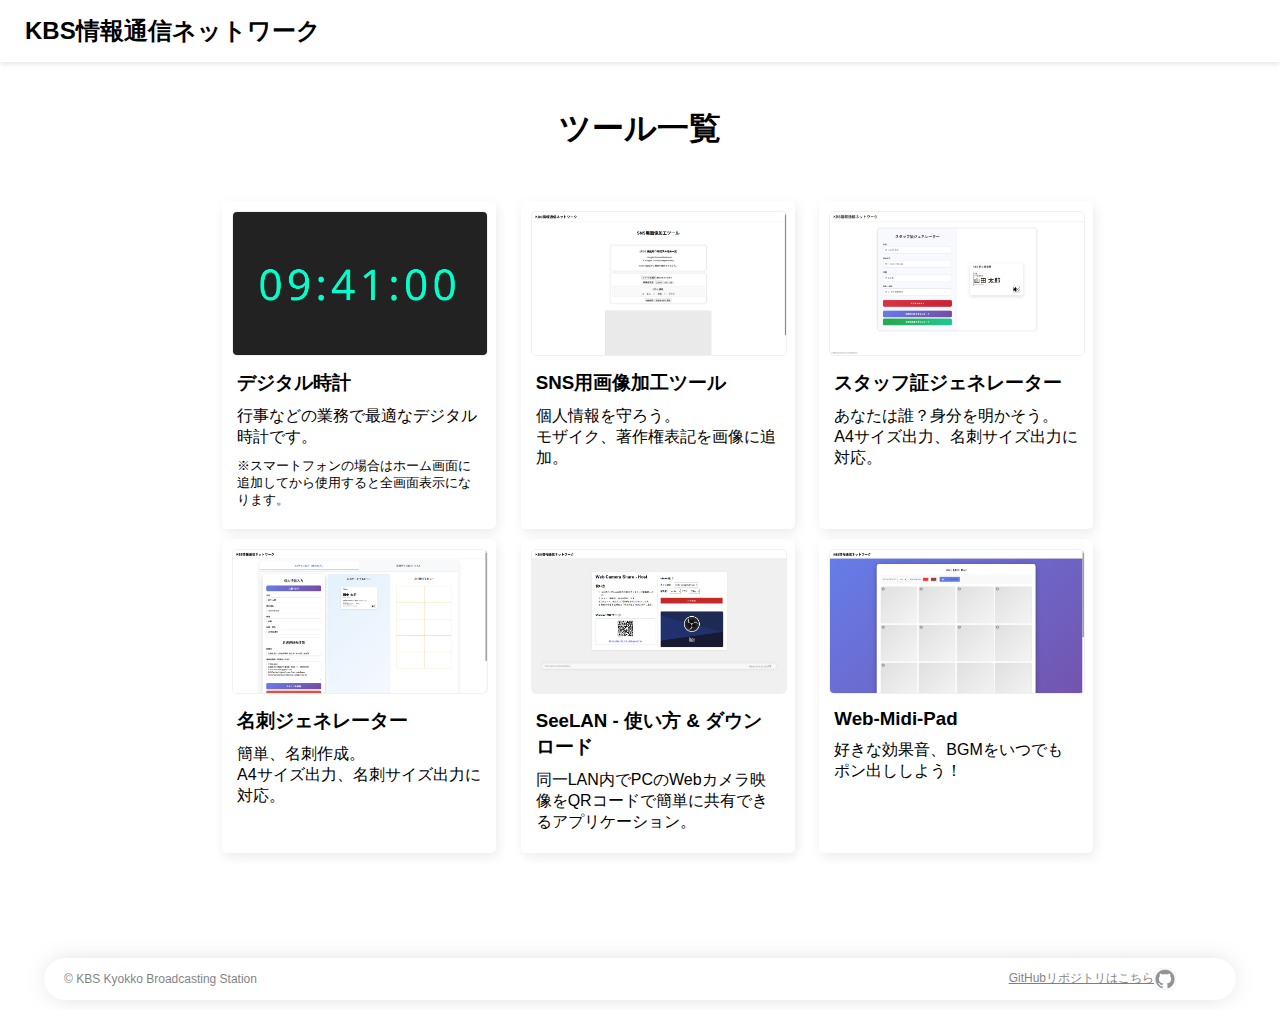
<file: index.html>
<!DOCTYPE html>
<html lang="ja">
  <head>
    <meta charset="UTF-8" />
    <meta name="viewport" content="width=device-width, initial-scale=1.0" />
    <meta name="robots" content="noindex" />
    <link rel="stylesheet" href="style/main-style.css" />
    <link rel="stylesheet" href="style/top-style.css" />
    <!-- ogp -->
    <meta property="og:type" content="website" />
    <meta property="og:title" content="ツール一覧 丨 KBS情報通信ネットワーク" />
    <meta
      property="og:site_name"
      content="KBS 北海道旭川工業高等学校 放送局 情報通信ネットワーク"
    />
    <meta
      property="og:description"
      content="業務の効率化を支援するツール一覧です。全てWebで動作するため、アプリのダウンロードは不要です。※一部ツールはPCのみの対応"
    />
    <title>ツール一覧 丨 KBS情報通信ネットワーク</title>
  </head>

  <body>
    <!--header-->
    <div id="header"></div>
    <script>
      fetch("Components/header.html")
        .then((res) => res.text())
        .then((html) => {
          document.getElementById("header").innerHTML = html;
        });
    </script>
    <!--header-->

    <main>
      <h1 class="title">ツール一覧</h1>

      <ul>
        <li>
          <a href="digital-clock.html">
            <img src="img/digital-clock.png" />
            <h3>デジタル時計</h3>
            <p>行事などの業務で最適なデジタル時計です。</p>
            <p style="font-size: 0.8rem">
              ※スマートフォンの場合はホーム画面に追加してから使用すると全画面表示になります。
            </p>
          </a>
        </li>

        <li>
          <a href="SNS-image.html">
            <img src="img/SNS-image.png" />
            <h3>SNS用画像加工ツール</h3>
            <p>個人情報を守ろう。<br />モザイク、著作権表記を画像に追加。</p>
          </a>
        </li>

        <li>
          <a href="staff-card-generator.html">
            <img src="img/staff-card-generator.png" />
            <h3>スタッフ証ジェネレーター</h3>
            <p>
              あなたは誰？身分を明かそう。<br />A4サイズ出力、名刺サイズ出力に対応。
            </p>
          </a>
        </li>

        <li>
          <a href="business-card-generator.html">
            <img src="img/business-card-generator.png" />
            <h3>名刺ジェネレーター</h3>
            <p>簡単、名刺作成。<br />A4サイズ出力、名刺サイズ出力に対応。</p>
          </a>
        </li>

        <li>
          <a href="seelan.html">
            <img src="img/camera-share.png" />
            <h3>SeeLAN - 使い方 & ダウンロード</h3>
            <p>
              同一LAN内でPCのWebカメラ映像をQRコードで簡単に共有できるアプリケーション。
            </p>
          </a>
        </li>

        <li>
          <a href="Web-midi-pad.html">
            <img src="img/web-midi-pad.png" />
            <h3>Web-Midi-Pad</h3>
            <p>
              好きな効果音、BGMをいつでもポン出ししよう！
            </p>
          </a>
        </li>
      </ul>
    </main>

    <!--footer-->
    <div id="footer"></div>
    <script>
      fetch("Components/footer.html")
        .then((res) => res.text())
        .then((html) => {
          document.getElementById("footer").innerHTML = html;
        });
    </script>
    <!--footer-->
  </body>
</html>
</file>
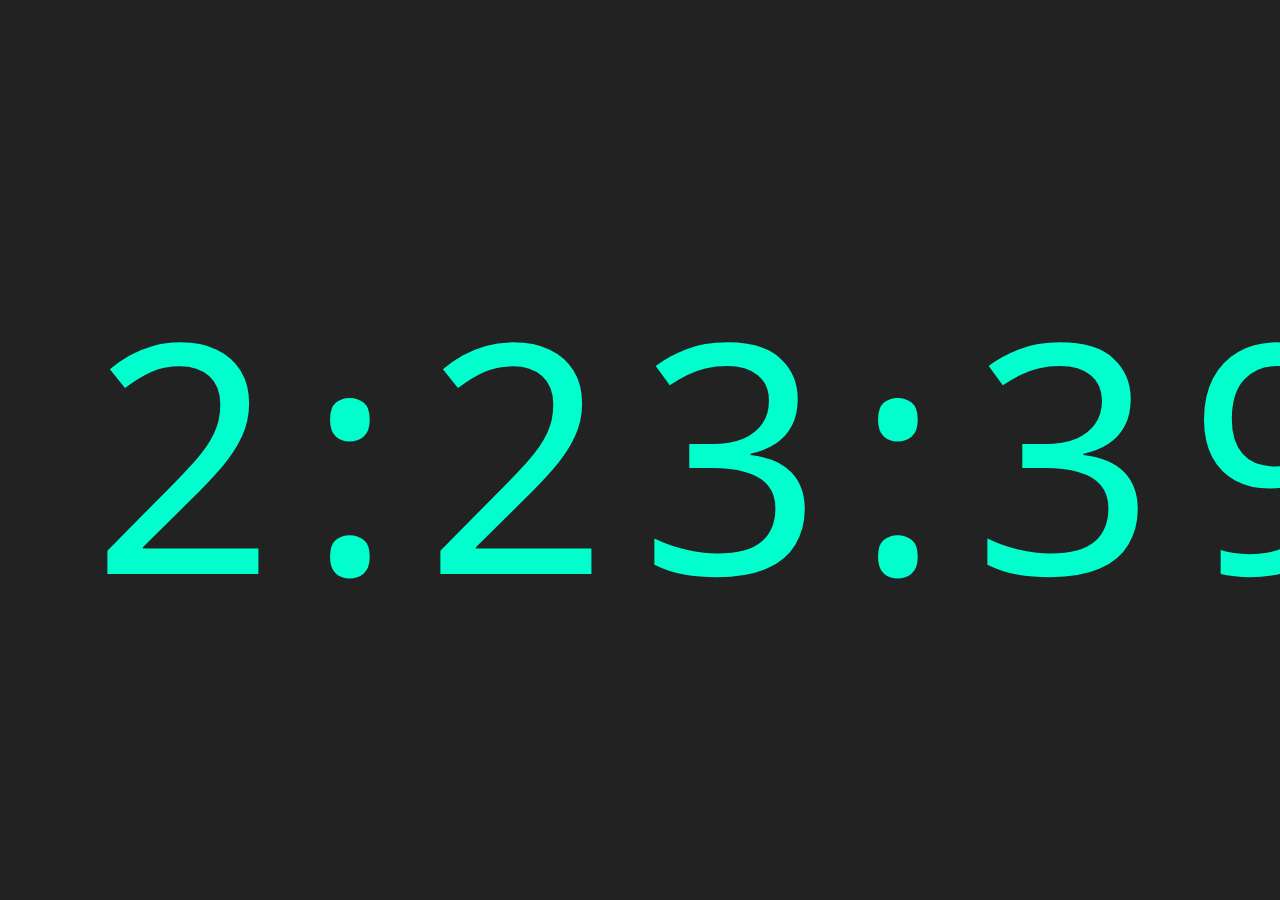
<file: digital-clock.html>
<!DOCTYPE html>
<html lang="ja">
<head>
  <meta charset="UTF-8">
  <title>デジタル時計</title>
  <style>
    @import url('https://fonts.googleapis.com/css2?family=Noto+Sans:ital,wght@0,100..900;1,100..900&display=swap');
    body {
      background-color: #222;
      color: #00FFCC;
      font-family: "Noto Sans", sans-serif;
      display: flex;
      justify-content: center;
      align-items: center;
      font-variant-numeric: tabular-nums;
      height: 100vh;
      margin: 0;
    }

    #clock {
      font-size: 20rem;
      letter-spacing: 0.1em;
      margin: 5px;
    }
  </style>
</head>
<body>
  <div id="clock">00:00:00</div>

  <script>
    function updateClock() {
      const now = new Date();
      const hours = String(now.getHours()).padStart(2, '0');
      const minutes = String(now.getMinutes()).padStart(2, '0');
      const seconds = String(now.getSeconds()).padStart(2, '0');
      document.getElementById('clock').textContent = `${hours}:${minutes}:${seconds}`;
    }

    setInterval(updateClock, 1000); // 毎秒更新
    updateClock(); // 初期表示用
  </script>
</body>
</html>
</file>
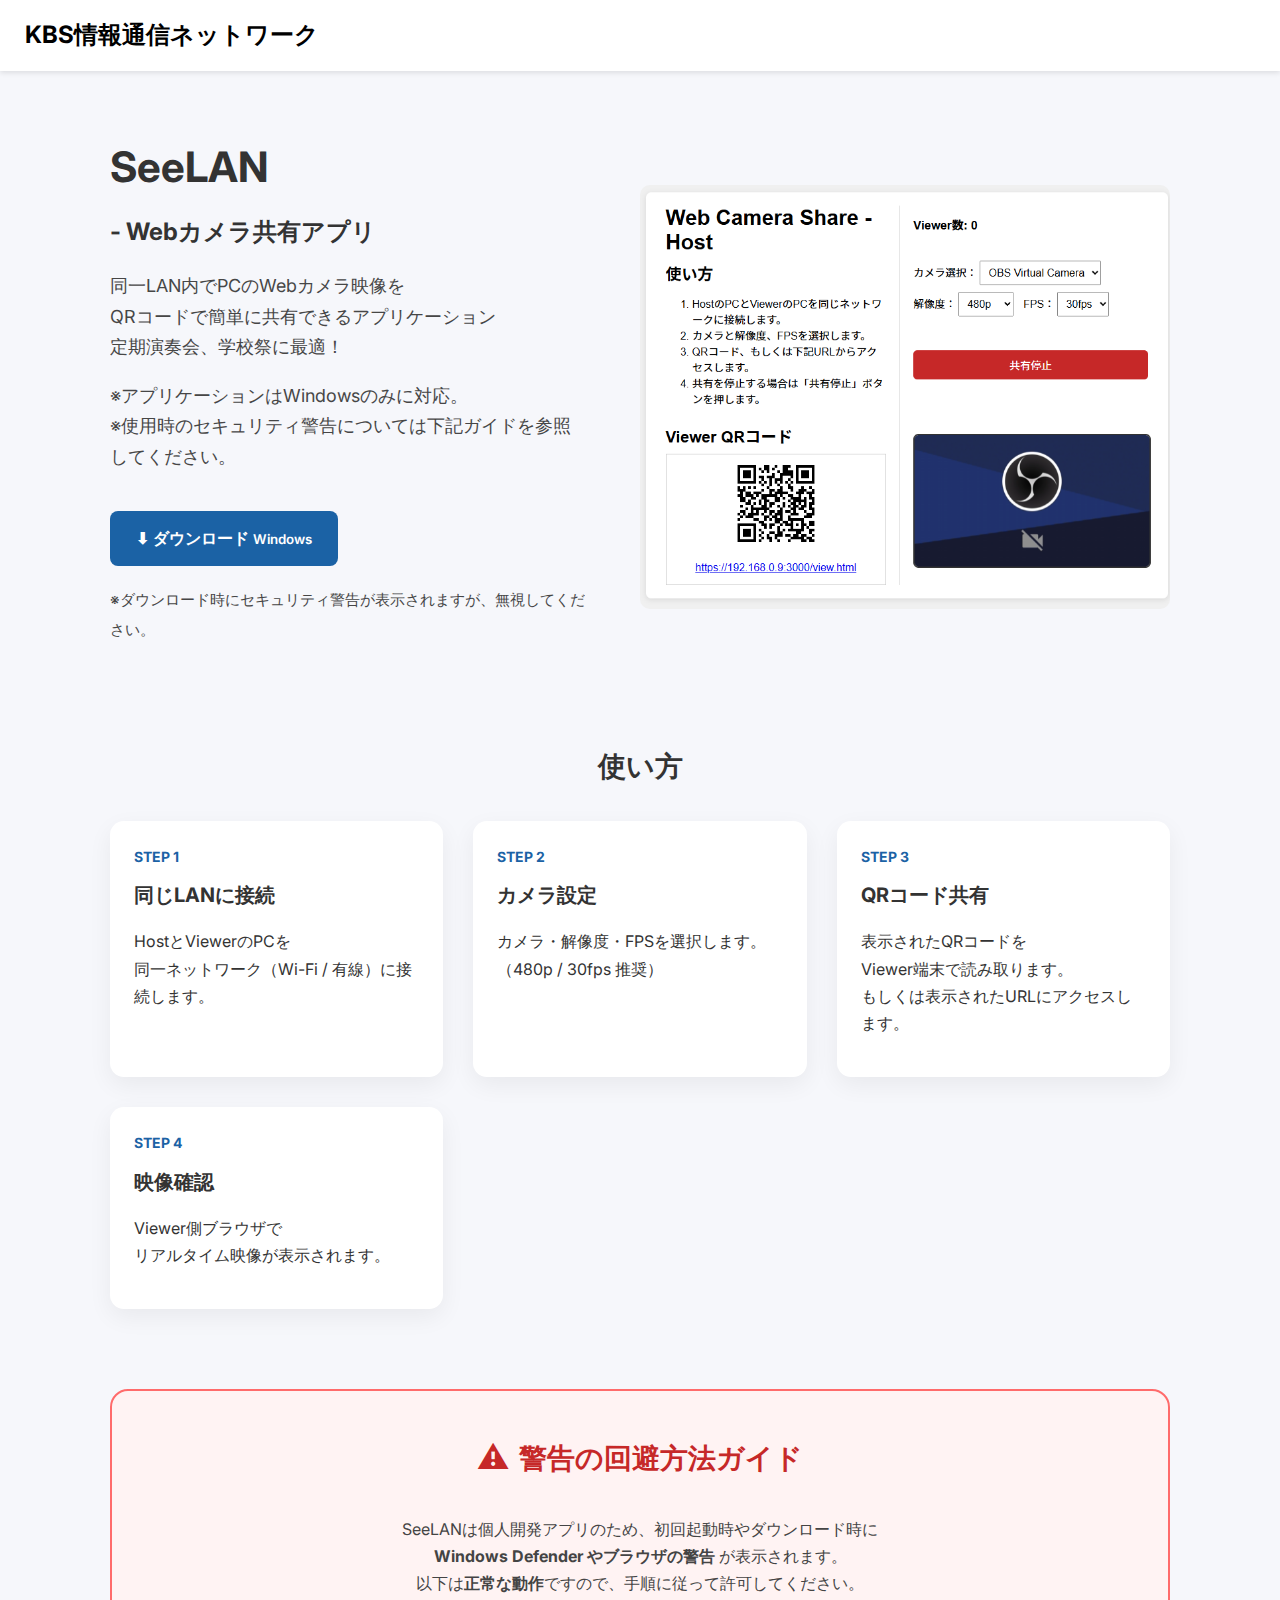
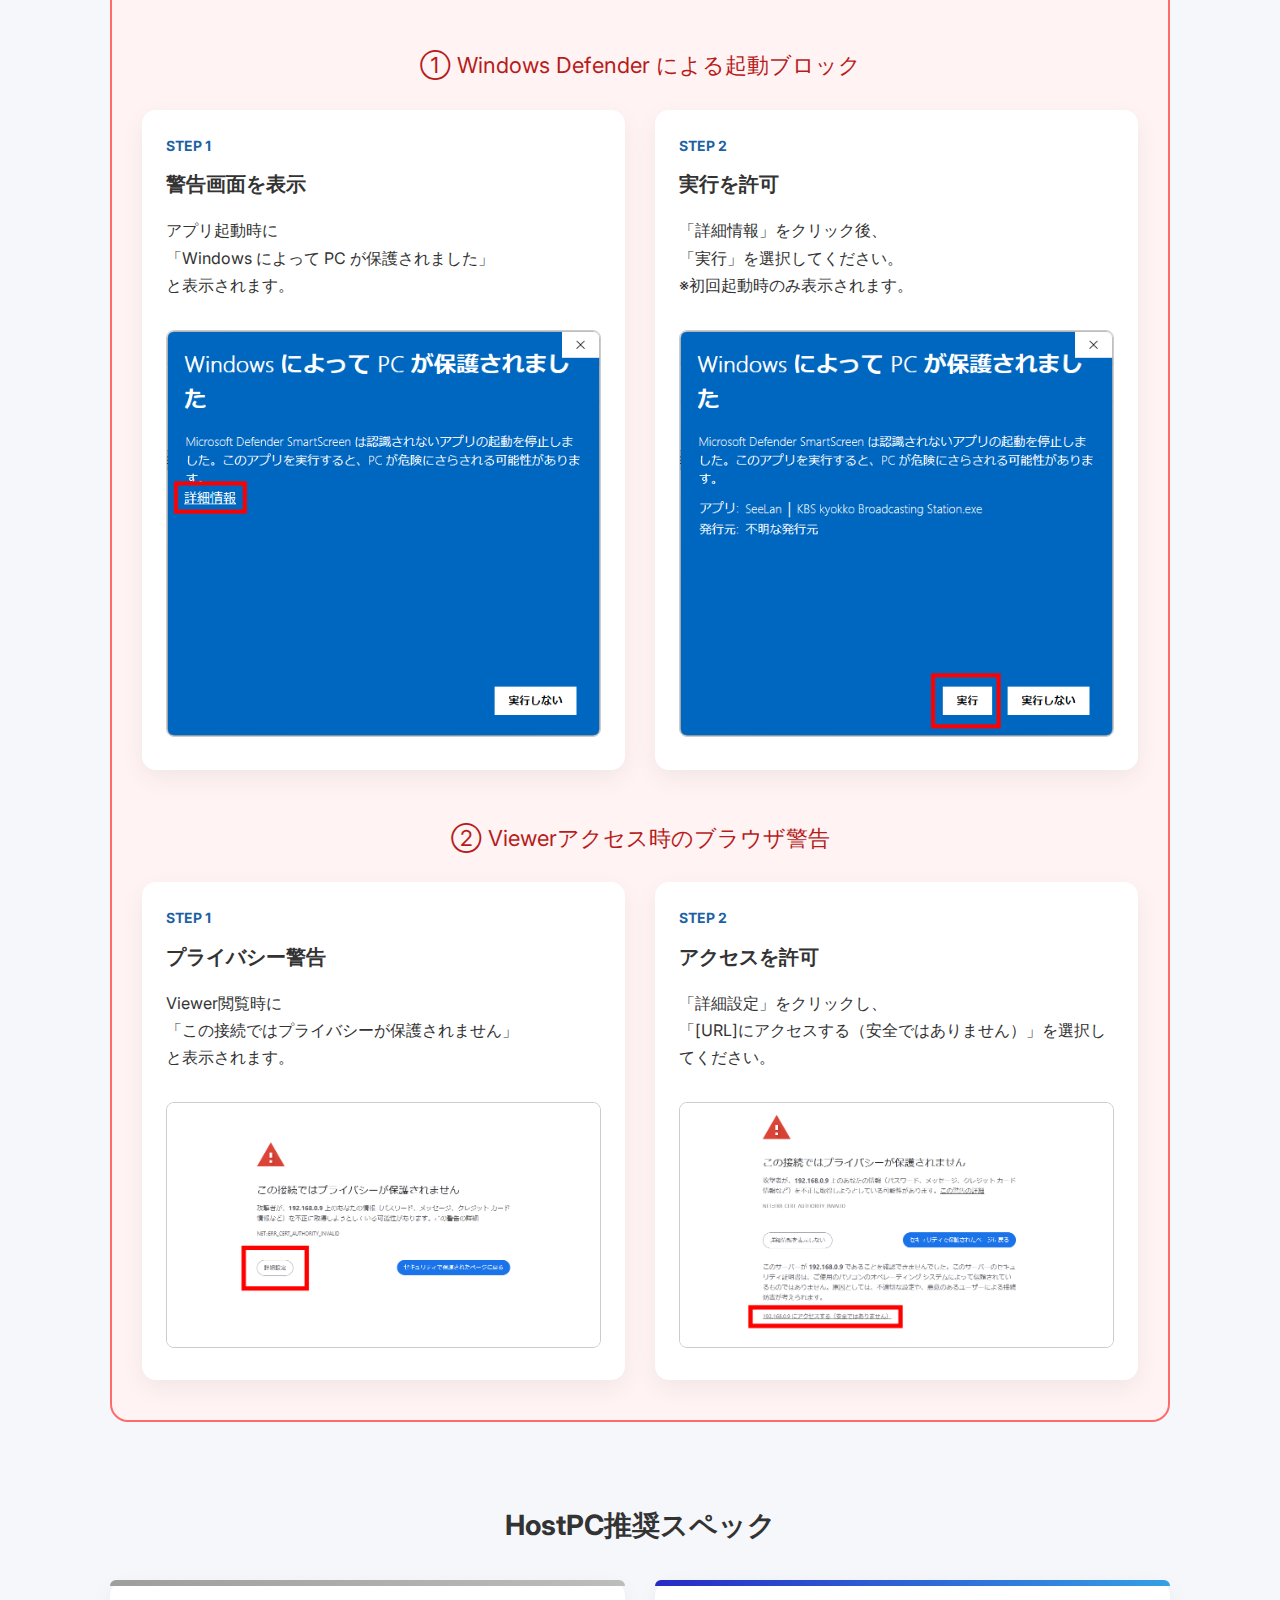
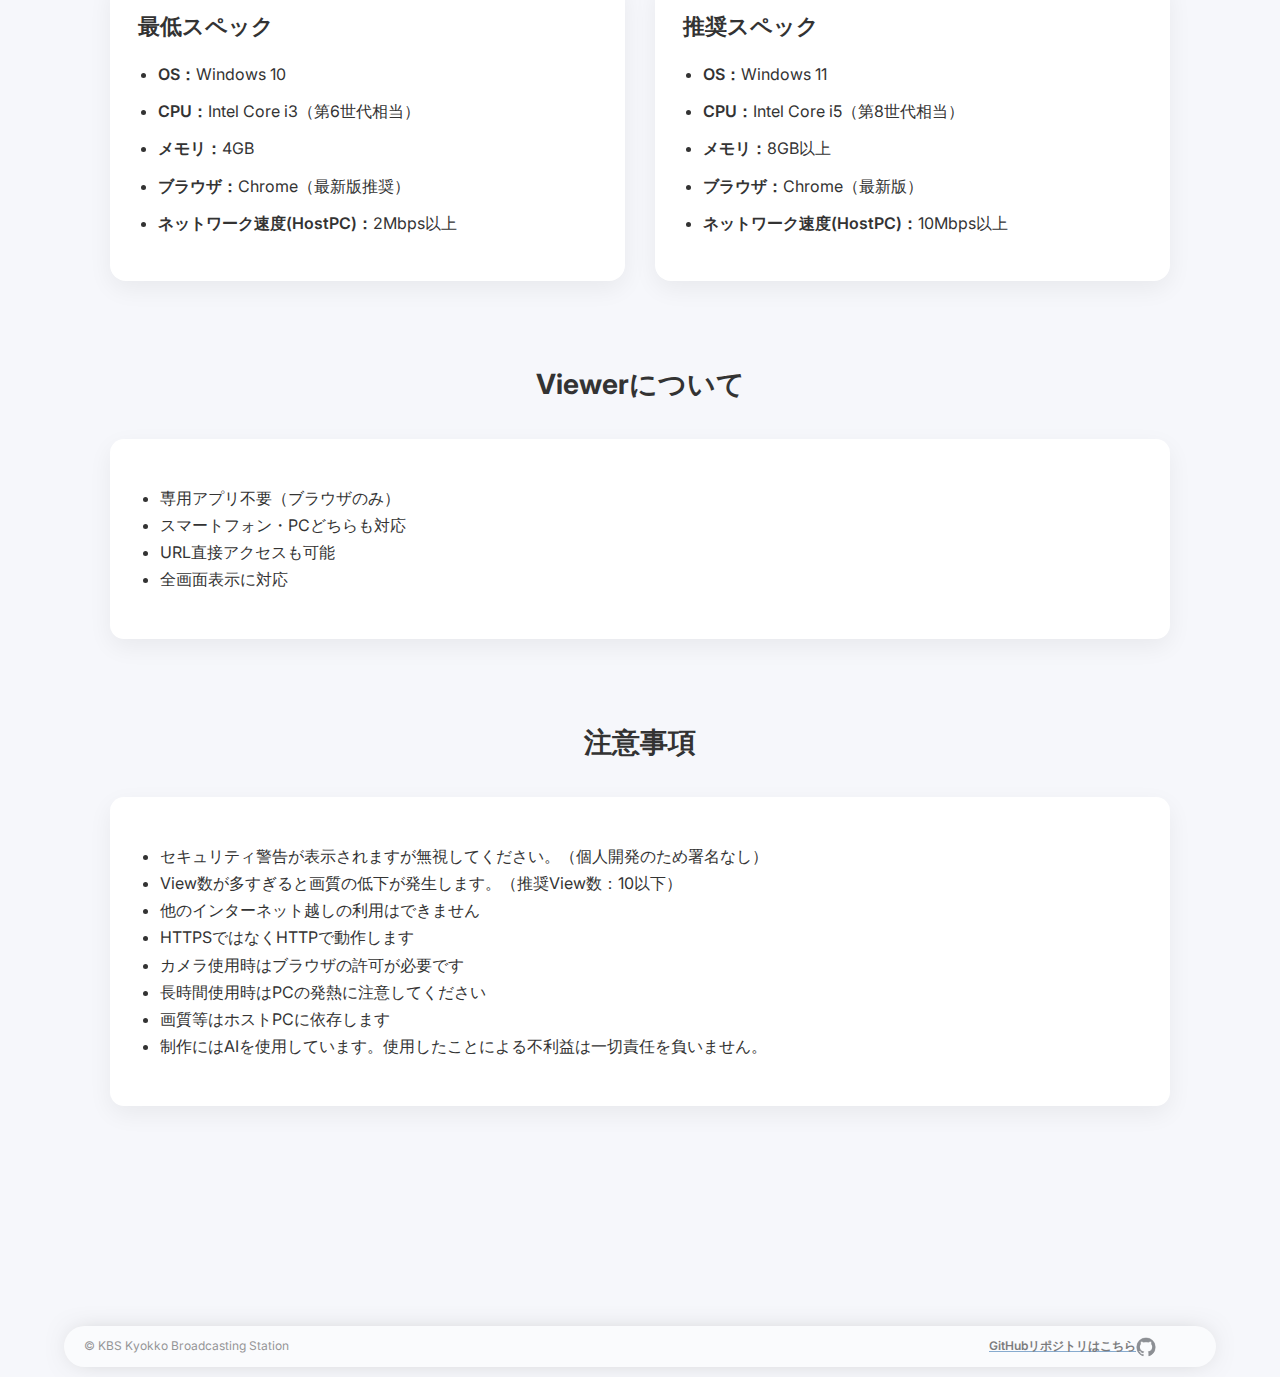
<file: seelan.html>
<!DOCTYPE html>
<html lang="ja">

<head>
    <meta charset="UTF-8" />
    <meta name="viewport" content="width=device-width, initial-scale=1" />
    <meta name="robots" content="noindex" />
    <link rel="stylesheet" href="style/main-style.css" />
    <!-- ogp -->
    <meta property="og:type" content="website" />
    <meta property="og:title" content="SeeLAN - 使い方 & ダウンロード 丨 KBS情報通信ネットワーク" />
    <meta property="og:site_name" content="KBS 北海道旭川工業高等学校 放送局 情報通信ネットワーク" />
    <meta property="og:description" content="同一LAN内でPCのWebカメラ映像をQRコードで簡単に共有できるアプリケーション定期演奏会、学校祭に最適！" />
    <title>SeeLAN - 使い方 & ダウンロード</title>

    <!-- Google Font -->
    <link rel="preconnect" href="https://fonts.googleapis.com">
    <link rel="preconnect" href="https://fonts.gstatic.com" crossorigin>
    <link href="https://fonts.googleapis.com/css2?family=Inter:wght@400;600;700&display=swap" rel="stylesheet">

    <style>
        :root {
            --primary: #1b62a5;
            --bg: #f6f7fb;
            --text: #333;
            --card: #ffffff;
        }

        * {
            box-sizing: border-box;
        }

        body {
            margin: 0;
            font-family: 'Inter', sans-serif;
            background: var(--bg);
            color: var(--text);
            line-height: 1.7;
        }

        img {
            max-width: 100%;
            border-radius: 10px;
        }

        a {
            color: var(--primary);
            text-decoration: none;
            font-weight: 600;
        }

        h1,
        h2,
        h3 {
            margin: 0;
            color: var(--text);
        }

        /* ===== Layout ===== */
        .container {
            max-width: 1100px;
            margin: auto;
            padding: 40px 20px;
        }

        /* ===== Hero ===== */
        .hero {
            display: grid;
            gap: 0px;
            grid-template-columns: 1fr 1fr;
            align-items: center;
            margin-bottom: 80px;
        }

        .hero h1 {
            font-size: clamp(28px, 4vw, 42px);
            margin-bottom: 10px;
        }

        .hero p {
            font-size: 18px;
            opacity: 0.9;
        }

        .hero div {
            width: 90%;
        }

        .download-btn {
            display: inline-block;
            margin-top: 20px;
            padding: 14px 26px;
            background: var(--primary);
            color: #fff;
            border-radius: 8px;
            font-size: 16px;
            transition: 0.5s;
        }

        .download-btn:hover {
            opacity: 0.7;
        }

        /* ===== Section ===== */
        section {
            margin-bottom: 80px;
        }

        section h2 {
            font-size: 28px;
            margin-bottom: 30px;
            text-align: center;
        }

        /* ===== Steps ===== */
        .steps {
            display: grid;
            gap: 30px;
            grid-template-columns: repeat(auto-fit, minmax(260px, 1fr));
        }

        .step-card {
            background: var(--card);
            padding: 24px;
            border-radius: 14px;
            box-shadow: 0 8px 24px rgba(0, 0, 0, 0.06);
            transition: transform 0.2s ease;
        }

        .step-card h3 {
            margin-top: 10px;
            margin-bottom: 10px;
            font-size: 20px;
        }

        .step-num {
            font-size: 14px;
            font-weight: 700;
            color: var(--primary);
        }

        /* ===== Info ===== */
        .info-box {
            background: var(--card);
            padding: 30px;
            border-radius: 14px;
            box-shadow: 0 8px 24px rgba(0, 0, 0, 0.06);
        }

        ul {
            padding-left: 20px;
        }

        /* ===== Spec ===== */
        .spec-grid {
            display: grid;
            grid-template-columns: repeat(auto-fit, minmax(280px, 1fr));
            gap: 30px;
        }

        .spec-card {
            background: var(--card);
            border-radius: 16px;
            padding: 28px;
            box-shadow: 0 8px 24px rgba(0, 0, 0, 0.06);
            position: relative;
        }

        .spec-card h3 {
            font-size: 22px;
            margin-bottom: 16px;
        }

        /* labels */
        .spec-card::before {
            content: "";
            position: absolute;
            top: 0;
            left: 0;
            width: 100%;
            height: 6px;
            border-radius: 16px 16px 0 0;
        }

        /* Minimum */
        .spec-card.minimum::before {
            background: linear-gradient(90deg, #9e9e9e, #bdbdbd);
        }

        /* Recommended */
        .spec-card.recommended::before {
            background: linear-gradient(90deg, #282bc6, #359fe5);
        }

        .spec-card ul {
            padding-left: 20px;
        }

        .spec-card li {
            margin-bottom: 10px;
        }

        /* Emphasis */
        .spec-card strong {
            font-weight: 600;
        }

        /* ===== Security Warning Section ===== */
        .security-section {
            background: #fff3f3;
            border: 2px solid #ff6b6b;
            border-radius: 18px;
            padding: 40px 30px;
        }

        .security-section h2 {
            color: #c62828;
            display: flex;
            align-items: center;
            justify-content: center;
            gap: 10px;
        }

        .security-section h2::before {
            content: "⚠";
            font-size: 32px;
        }

        .security-lead {
            text-align: center;
            font-size: 16px;
            margin-bottom: 40px;
            color: #444;
        }

        .security-subtitle {
            text-align: center;
            font-size: 22px;
            margin: 50px 0 25px;
            color: #b71c1c;
        }

        .step-card img {
            margin-top: 15px;
            border-radius: 8px;
            border: solid 1px #ccc;
            position: relative;
        }


        /* ===== Footer ===== */
        footer {
            text-align: center;
            padding: 40px 20px;
            font-size: 14px;
            opacity: 0.7;
        }

        /* ===== Responsive ===== */
        @media (max-width: 768px) {
            .hero {
                grid-template-columns: 1fr;
                text-align: left;
            }

            .hero div {
                width: 100%;
            }
        }
    </style>
</head>

<body>
    <!--header-->
    <div id="header"></div>
    <script>
        fetch("Components/header.html")
            .then((res) => res.text())
            .then((html) => {
                document.getElementById("header").innerHTML = html;
            });
    </script>
    <!--header-->

    <div class="container">

        <!-- ===== Hero ===== -->
        <div class="hero">
            <div>
                <h1>SeeLAN</h1>
                <h2>- Webカメラ共有アプリ</h2>
                <p>
                    同一LAN内でPCのWebカメラ映像を<br>
                    QRコードで簡単に共有できるアプリケーション<br>
                    定期演奏会、学校祭に最適！</p>
                <p>
                    ※アプリケーションはWindowsのみに対応。<br>
                    ※使用時のセキュリティ警告については下記ガイドを参照してください。
                </p>
                <a href="SeeLan_App.zip" class="download-btn">
                    <span class="icon">⬇</span>
                    <span class="text">
                        <strong>ダウンロード</strong>
                        <small>Windows</small>
                    </span>
                </a>
                <p><small>※ダウンロード時にセキュリティ警告が表示されますが、無視してください。</small></p>

            </div>

            <img src="img/camera-share2.png" alt="Host画面">
        </div>

        <!-- ===== How to Use ===== -->
        <section>
            <h2>使い方</h2>

            <div class="steps">
                <div class="step-card">
                    <div class="step-num">STEP 1</div>
                    <h3>同じLANに接続</h3>
                    <p>
                        HostとViewerのPCを<br>
                        同一ネットワーク（Wi-Fi / 有線）に接続します。
                    </p>
                </div>

                <div class="step-card">
                    <div class="step-num">STEP 2</div>
                    <h3>カメラ設定</h3>
                    <p>
                        カメラ・解像度・FPSを選択します。<br>
                        （480p / 30fps 推奨）
                    </p>
                </div>

                <div class="step-card">
                    <div class="step-num">STEP 3</div>
                    <h3>QRコード共有</h3>
                    <p>
                        表示されたQRコードを<br>
                        Viewer端末で読み取ります。<br>
                        もしくは表示されたURLにアクセスします。
                    </p>
                </div>

                <div class="step-card">
                    <div class="step-num">STEP 4</div>
                    <h3>映像確認</h3>
                    <p>
                        Viewer側ブラウザで<br>
                        リアルタイム映像が表示されます。
                    </p>
                </div>
            </div>
        </section>

        <!-- ===== Security Guide ===== -->
        <!-- ===== Security Warning Guide ===== -->
        <section class="security-section">
            <h2>警告の回避方法ガイド</h2>

            <p class="security-lead">
                SeeLANは個人開発アプリのため、初回起動時やダウンロード時に<br>
                <strong>Windows Defender やブラウザの警告</strong> が表示されます。<br>
                以下は<strong>正常な動作</strong>ですので、手順に従って許可してください。
            </p>

            <!-- Windows Defender -->
            <div class="security-subtitle">
                ① Windows Defender による起動ブロック
            </div>

            <div class="steps">
                <div class="step-card">
                    <div class="step-num">STEP 1</div>
                    <h3>警告画面を表示</h3>
                    <p>
                        アプリ起動時に<br>
                        「Windows によって PC が保護されました」<br>
                        と表示されます。
                    </p>
                    <img src="img/defender_step1.png" alt="Windows Defender 警告">
                </div>

                <div class="step-card">
                    <div class="step-num">STEP 2</div>
                    <h3>実行を許可</h3>
                    <p>
                        「詳細情報」をクリック後、<br>
                        「実行」を選択してください。<br>
                        ※初回起動時のみ表示されます。
                    </p>
                    <img src="img/defender_step2.png" alt="実行許可画面">
                </div>
            </div>

            <!-- Browser -->
            <div class="security-subtitle">
                ② Viewerアクセス時のブラウザ警告
            </div>

            <div class="steps">
                <div class="step-card">
                    <div class="step-num">STEP 1</div>
                    <h3>プライバシー警告</h3>
                    <p>
                        Viewer閲覧時に<br>
                        「この接続ではプライバシーが保護されません」<br>
                        と表示されます。
                    </p>
                    <img src="img/browser_step1.png" alt="ブラウザ警告">
                </div>

                <div class="step-card">
                    <div class="step-num">STEP 2</div>
                    <h3>アクセスを許可</h3>
                    <p>
                        「詳細設定」をクリックし、<br>
                        「[URL]にアクセスする（安全ではありません）」を選択してください。
                    </p>
                    <img src="img/browser_step2.png" alt="保存許可">
                </div>
            </div>
        </section>


        <section>
            <h2>HostPC推奨スペック</h2>

            <div class="spec-grid">
                <!-- Minimum -->
                <div class="spec-card minimum">
                    <h3>最低スペック</h3>
                    <ul>
                        <li><strong>OS：</strong>Windows 10</li>
                        <li><strong>CPU：</strong>Intel Core i3（第6世代相当）</li>
                        <li><strong>メモリ：</strong>4GB</li>
                        <li><strong>ブラウザ：</strong>Chrome（最新版推奨）</li>
                        <li><strong>ネットワーク速度(HostPC)：</strong>2Mbps以上</li>
                    </ul>
                </div>

                <!-- Recommended -->
                <div class="spec-card recommended">
                    <h3>推奨スペック</h3>
                    <ul>
                        <li><strong>OS：</strong>Windows 11</li>
                        <li><strong>CPU：</strong>Intel Core i5（第8世代相当） </li>
                        <li><strong>メモリ：</strong>8GB以上</li>
                        <li><strong>ブラウザ：</strong>Chrome（最新版）</li>
                        <li><strong>ネットワーク速度(HostPC)：</strong>10Mbps以上</li>
                    </ul>
                </div>
            </div>
        </section>

        <!-- ===== Viewer ===== -->
        <section>
            <h2>Viewerについて</h2>

            <div class="info-box">
                <ul>
                    <li>専用アプリ不要（ブラウザのみ）</li>
                    <li>スマートフォン・PCどちらも対応</li>
                    <li>URL直接アクセスも可能</li>
                    <li>全画面表示に対応</li>
                </ul>
            </div>
        </section>

        <!-- ===== Notes ===== -->
        <section>
            <h2>注意事項</h2>

            <div class="info-box">
                <ul>
                    <li>セキュリティ警告が表示されますが無視してください。（個人開発のため署名なし）</li>
                    <li>View数が多すぎると画質の低下が発生します。（推奨View数：10以下）</li>
                    <li>他のインターネット越しの利用はできません</li>
                    <li>HTTPSではなくHTTPで動作します</li>
                    <li>カメラ使用時はブラウザの許可が必要です</li>
                    <li>長時間使用時はPCの発熱に注意してください</li>
                    <li>画質等はホストPCに依存します</li>
                    <li>制作にはAIを使用しています。使用したことによる不利益は一切責任を負いません。</li>
                </ul>
            </div>
        </section>

    </div>

    <!--footer-->
    <div id="footer"></div>
    <script>
        fetch("Components/footer.html")
            .then((res) => res.text())
            .then((html) => {
                document.getElementById("footer").innerHTML = html;
            });
    </script>
    <!--footer-->
</body>

</html>
</file>
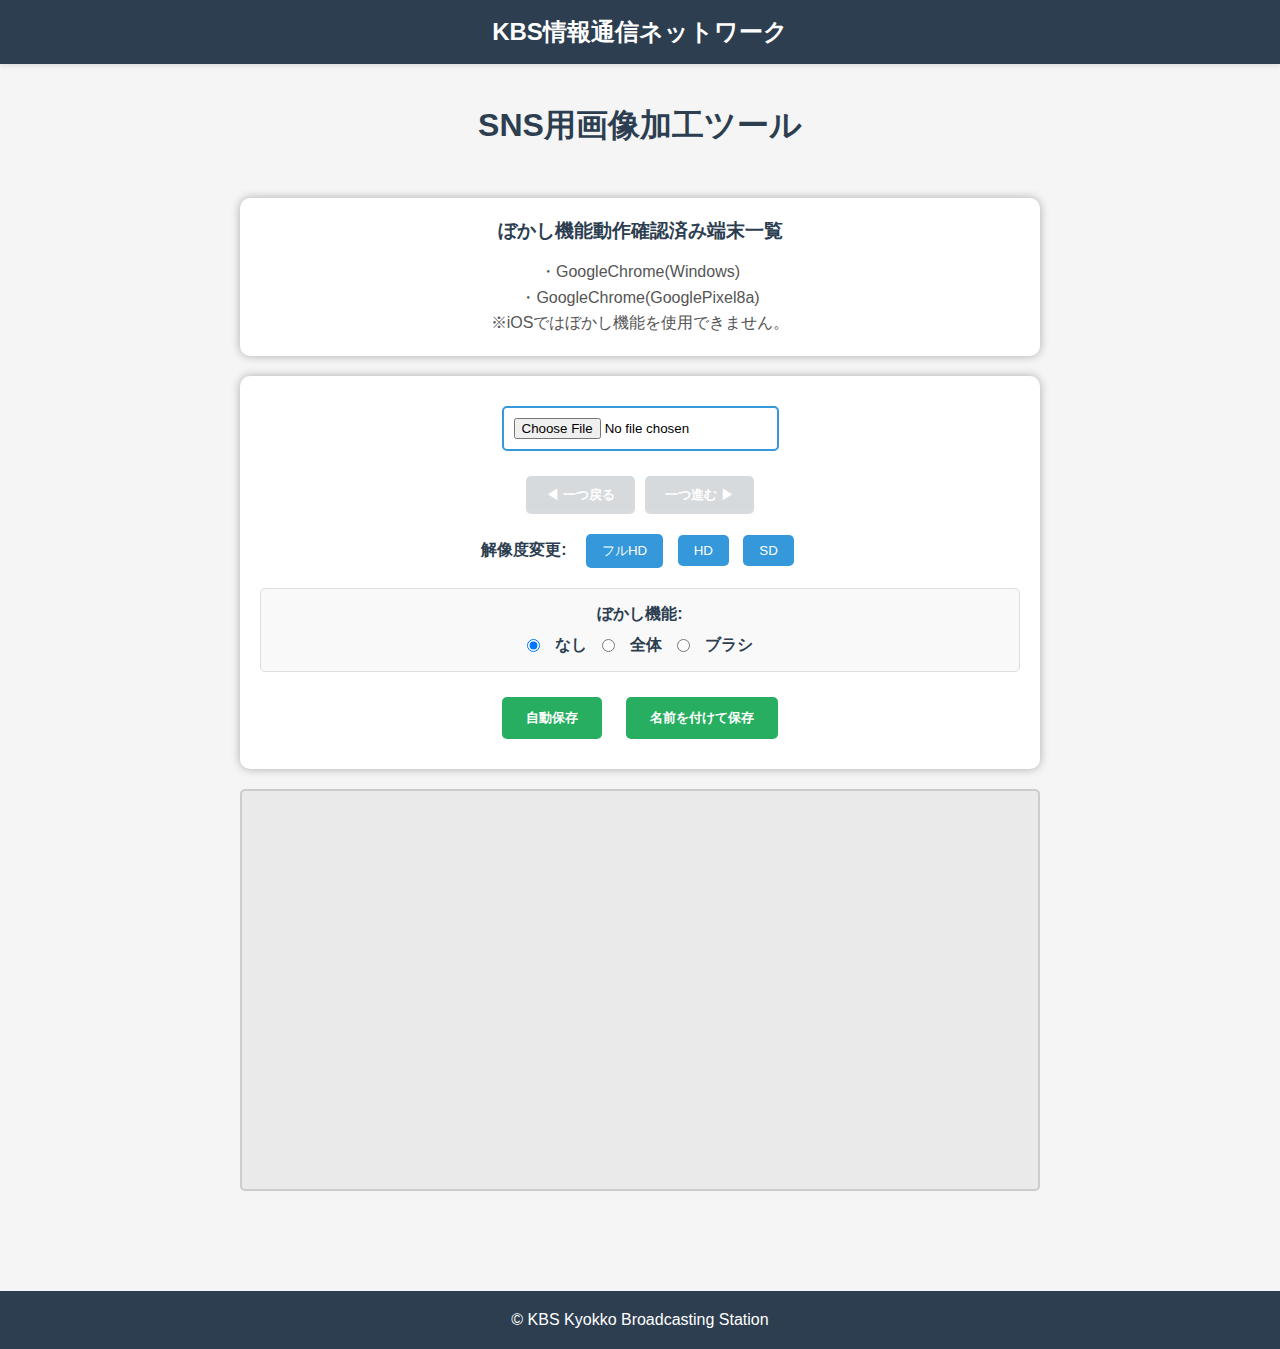
<file: SNS-image.html>
<!DOCTYPE html>
<html lang="ja">
  <head>
    <meta charset="UTF-8" />
    <meta name="viewport" content="width=device-width, initial-scale=1.0" />
    <title>画像加工ツール 丨 KBS情報通信ネットワーク</title>
    <style>
      * {
        box-sizing: border-box;
        margin: 0;
        padding: 0;
      }

      body {
        font-family: "Segoe UI", Tahoma, Geneva, Verdana, sans-serif;
        background-color: #f5f5f5;
      }

      header {
        background-color: #2c3e50;
        padding: 1rem;
        box-shadow: 0 2px 5px rgba(0, 0, 0, 0.1);
      }

      header h1 {
        color: white;
        text-align: center;
        font-size: 1.5rem;
      }

      header a {
        text-decoration: none;
      }

      main {
        padding: 40px 20px;
        display: flex;
        flex-direction: column;
        align-items: center;
      }

      .title {
        color: #2c3e50;
        margin-bottom: 30px;
        text-align: center;
      }

      .container {
        text-align: center;
        width: 100%;
        max-width: 1200px;
      }

      .tool-bar,
      .support {
        width: 90%;
        max-width: 800px;
        padding: 20px;
        border-radius: 10px;
        margin: 20px auto;
        box-shadow: 0px 0px 10px 0px rgba(0, 0, 0, 0.3);
        background-color: white;
      }

      .support h3 {
        color: #2c3e50;
        margin-bottom: 15px;
      }

      .support p {
        color: #555;
        line-height: 1.6;
      }

      #uploadImage {
        margin: 10px;
        padding: 10px;
        border: 2px solid #3498db;
        border-radius: 5px;
        background-color: white;
        cursor: pointer;
      }

      .resolution-buttons {
        margin: 15px 0;
      }

      .history-buttons {
        margin: 15px 0;
        display: flex;
        gap: 10px;
        justify-content: center;
        align-items: center;
      }

      .history-buttons button {
        padding: 10px 20px;
        background-color: #95a5a6;
        color: white;
        border: none;
        border-radius: 5px;
        cursor: pointer;
        font-weight: bold;
        transition: background-color 0.3s;
        display: flex;
        align-items: center;
        gap: 5px;
      }

      .history-buttons button:hover:not(:disabled) {
        background-color: #7f8c8d;
      }

      .history-buttons button:disabled {
        background-color: #bdc3c7;
        cursor: not-allowed;
        opacity: 0.6;
      }

      .resolution-buttons {
        margin: 15px 0;
      }

      .resolution-buttons label {
        font-weight: bold;
        margin-right: 10px;
        color: #2c3e50;
      }

      .resolution-buttons button {
        margin: 5px;
        padding: 8px 16px;
        background-color: #3498db;
        color: white;
        border: none;
        border-radius: 5px;
        cursor: pointer;
        transition: background-color 0.3s;
      }

      .resolution-buttons button:hover {
        background-color: #2980b9;
      }

      .blur-controls,
      .brush-controls,
      .slider-container {
        margin: 15px 0;
        padding: 15px;
        border: 1px solid #ddd;
        border-radius: 5px;
        background-color: #f9f9f9;
      }

      .slider-container {
        display: flex;
        flex-direction: column;
        align-items: center;
        gap: 10px;
      }

      .slider-container label {
        font-weight: bold;
        color: #2c3e50;
      }

      .blur-controls div {
        display: flex;
        gap: 15px;
        justify-content: center;
        margin-top: 10px;
        flex-wrap: wrap;
      }

      .blur-controls label {
        font-weight: bold;
        color: #2c3e50;
      }

      .brush-controls {
        display: flex;
        flex-direction: column;
        gap: 15px;
        align-items: center;
      }

      .brush-controls > div {
        display: flex;
        align-items: center;
        gap: 10px;
        width: 100%;
        max-width: 400px;
        justify-content: space-between;
      }

      .brush-size-row {
        display: flex !important;
        align-items: center !important;
        gap: 15px !important;
        width: 100% !important;
        max-width: 600px !important;
        justify-content: flex-start !important;
      }

      #brushPreview {
        width: 100px;
        height: 100px;
        border: 2px solid #ddd;
        border-radius: 5px;
        background-color: white;
        position: relative;
        flex-shrink: 0;
        display: inline-block;
        overflow: hidden;
      }

      .brush-preview-circle {
        position: absolute;
        border-radius: 50%;
        top: 50%;
        left: 50%;
        transform: translate(-50%, -50%);
        transition: width 0.1s ease, height 0.1s ease;
        pointer-events: none;
      }

      .brush-preview-blur {
        background-color: rgba(52, 152, 219, 0.5);
        border: 2px solid #3498db;
        box-sizing: border-box;
      }

      .brush-preview-eraser {
        background-color: rgba(231, 76, 60, 0.3);
        border: 2px solid #e74c3c;
        box-sizing: border-box;
      }

      .brush-tool-selector {
        display: flex;
        gap: 10px;
        margin-bottom: 10px;
      }

      .brush-tool-btn {
        padding: 10px 20px;
        border: 2px solid #3498db;
        background-color: white;
        color: #3498db;
        border-radius: 5px;
        cursor: pointer;
        transition: all 0.3s;
        font-weight: bold;
      }

      .brush-tool-btn.active {
        background-color: #3498db;
        color: white;
      }

      .brush-tool-btn:hover {
        transform: translateY(-2px);
        box-shadow: 0 2px 5px rgba(0, 0, 0, 0.2);
      }

      .eraser-btn {
        border-color: #e74c3c;
        color: #e74c3c;
      }

      .eraser-btn.active {
        background-color: #e74c3c;
        color: white;
      }

      #clearBrushBlur {
        background-color: #ff6b6b;
        color: white;
        border: none;
        padding: 10px 20px;
        border-radius: 5px;
        cursor: pointer;
        font-weight: bold;
        transition: background-color 0.3s;
      }

      #clearBrushBlur:hover {
        background-color: #ff5252;
      }

      #downloadAutoBtn,
      #downloadDialogBtn {
        margin: 10px;
        padding: 12px 24px;
        background-color: #27ae60;
        color: white;
        border: none;
        border-radius: 5px;
        cursor: pointer;
        font-weight: bold;
        transition: background-color 0.3s;
      }

      #downloadAutoBtn:hover,
      #downloadDialogBtn:hover {
        background-color: #229954;
      }

      #imageContainer {
        position: relative;
        width: 90%;
        max-width: 800px;
        height: auto;
        overflow: auto;
        border: 2px solid #ccc;
        margin: 20px auto;
        background-color: #eaeaea;
        border-radius: 5px;
      }

      canvas {
        width: 100%;
        height: auto;
        display: block;
      }

      canvas.brush-mode {
        cursor: crosshair;
      }

      canvas.eraser-mode {
        cursor: grab;
      }

      input[type="range"] {
        width: 200px;
        margin: 0 10px;
      }

      footer {
        background-color: #2c3e50;
        color: white;
        text-align: center;
        padding: 20px;
        margin-top: 40px;
      }

      .footer-copy {
        margin: 0;
      }
    </style>
  </head>

  <body>
    <header>
      <a href="/tools">
        <h1>KBS情報通信ネットワーク</h1>
      </a>
    </header>

    <main>
      <h1 class="title">SNS用画像加工ツール</h1>
      <div class="container">
        <div class="support">
          <h3>ぼかし機能動作確認済み端末一覧</h3>
          <p>・GoogleChrome(Windows)<br />・GoogleChrome(GooglePixel8a)</p>
          <p>※iOSではぼかし機能を使用できません。</p>
        </div>
        <div class="tool-bar">
          <input type="file" id="uploadImage" accept="image/*" />

          <div class="history-buttons">
            <button id="undoBtn" disabled>◀ 一つ戻る</button>
            <button id="redoBtn" disabled>一つ進む ▶</button>
          </div>

          <div class="resolution-buttons">
            <label>解像度変更:</label>
            <button onclick="changeResolution(1920, 1080)">フルHD</button>
            <button onclick="changeResolution(1280, 720)">HD</button>
            <button onclick="changeResolution(640, 360)">SD</button>
          </div>

          <div class="blur-controls">
            <label>ぼかし機能:</label>
            <div>
              <input
                type="radio"
                id="blurOff"
                name="blurMode"
                value="off"
                checked
              />
              <label for="blurOff">なし</label>

              <input type="radio" id="blurAll" name="blurMode" value="all" />
              <label for="blurAll">全体</label>

              <input
                type="radio"
                id="blurBrush"
                name="blurMode"
                value="brush"
              />
              <label for="blurBrush">ブラシ</label>
            </div>
          </div>

          <div
            class="slider-container"
            id="globalBlurControls"
            style="display: none"
          >
            <label for="blurSlider">全体ぼかしの強さ:</label>
            <input type="range" id="blurSlider" min="0" max="40" value="0" />
            <span id="blurValue">0</span>px
          </div>

          <div class="brush-controls" id="brushControls" style="display: none">
            <div class="brush-tool-selector">
              <button class="brush-tool-btn active" id="brushToolBtn">
                ぼかしブラシ
              </button>
              <button class="brush-tool-btn eraser-btn" id="eraserToolBtn">
                消しゴム
              </button>
            </div>

            <div class="brush-size-row">
              <label for="brushSize">ブラシサイズ:</label>
              <input
                type="range"
                id="brushSize"
                min="20"
                max="200"
                value="60"
              />
              <span id="brushSizeValue">60</span>px
              <div id="brushPreview">
                <div
                  class="brush-preview-circle brush-preview-blur"
                  id="previewCircle"
                ></div>
              </div>
            </div>

            <div id="blurStrengthControl">
              <label for="brushBlurStrength">ぼかし強度:</label>
              <input
                type="range"
                id="brushBlurStrength"
                min="1"
                max="40"
                value="10"
              />
              <span id="brushBlurStrengthValue">10</span>px
            </div>

            <button id="clearBrushBlur">ブラシぼかしリセット</button>
          </div>

          <button id="downloadAutoBtn">自動保存</button>
          <button id="downloadDialogBtn">名前を付けて保存</button>
        </div>

        <div id="imageContainer">
          <canvas id="canvas"></canvas>
        </div>
      </div>
    </main>

    <footer>
      <p class="footer-copy">&copy; KBS Kyokko Broadcasting Station</p>
    </footer>

    <script>
      const canvas = document.getElementById("canvas");
      const ctx = canvas.getContext("2d");
      const uploadImage = document.getElementById("uploadImage");
      const blurSlider = document.getElementById("blurSlider");
      const blurModeRadios = document.querySelectorAll(
        'input[name="blurMode"]'
      );
      const brushControls = document.getElementById("brushControls");
      const globalBlurControls = document.getElementById("globalBlurControls");
      const blurValue = document.getElementById("blurValue");
      const brushSize = document.getElementById("brushSize");
      const brushSizeValue = document.getElementById("brushSizeValue");
      const brushBlurStrength = document.getElementById("brushBlurStrength");
      const brushBlurStrengthValue = document.getElementById(
        "brushBlurStrengthValue"
      );
      const clearBrushBlurBtn = document.getElementById("clearBrushBlur");
      const brushToolBtn = document.getElementById("brushToolBtn");
      const eraserToolBtn = document.getElementById("eraserToolBtn");
      const blurStrengthControl = document.getElementById(
        "blurStrengthControl"
      );
      const previewCircle = document.getElementById("previewCircle");
      const undoBtn = document.getElementById("undoBtn");
      const redoBtn = document.getElementById("redoBtn");

      let baseImage = new Image();
      let overlayImage = new Image();
      let isDrawing = false;
      let currentBlurMode = "off";
      let currentBrushTool = "blur"; // "blur" or "eraser"
      let lastX = 0;
      let lastY = 0;
      let brushStrokes = [];
      let historyStack = []; // 履歴スタック（戻る用）
      let redoStack = []; // やり直しスタック（進む用）

      let blurredImageCache = null;
      let maskCanvas = null;
      let maskCtx = null;
      let renderTimeout = null;
      let pendingRender = false;

      overlayImage.src = "img/overlay.png";
      overlayImage.onload = () => {
        drawImages(); // ロゴ画像が読み込まれたあとに再描画
      };

      // 履歴を保存する関数
      function saveHistory() {
        // 現在の状態を履歴に追加（ディープコピー）
        historyStack.push(JSON.parse(JSON.stringify(brushStrokes)));
        // 新しい操作をしたらredoスタックをクリア
        redoStack = [];
        updateHistoryButtons();
      }

      // 履歴ボタンの有効/無効を更新
      function updateHistoryButtons() {
        undoBtn.disabled = historyStack.length === 0;
        redoBtn.disabled = redoStack.length === 0;
      }

      // 一つ戻る
      undoBtn.addEventListener("click", () => {
        if (historyStack.length === 0) return;

        // 現在の状態をredoスタックに保存
        redoStack.push(JSON.parse(JSON.stringify(brushStrokes)));

        // 一つ前の状態を復元
        brushStrokes = JSON.parse(JSON.stringify(historyStack.pop()));

        updateHistoryButtons();
        blurredImageCache = null;
        drawImages();
      });

      // 一つ進む
      redoBtn.addEventListener("click", () => {
        if (redoStack.length === 0) return;

        // 現在の状態をhistoryスタックに保存
        historyStack.push(JSON.parse(JSON.stringify(brushStrokes)));

        // 次の状態を復元
        brushStrokes = JSON.parse(JSON.stringify(redoStack.pop()));

        updateHistoryButtons();
        blurredImageCache = null;
        drawImages();
      });

      // ブラシプレビューを更新する関数
      function updateBrushPreview() {
        const size = parseInt(brushSize.value);
        const maxBrushSize = 200; // ブラシの最大サイズ
        const previewBoxSize = 90; // プレビューエリアの最大表示サイズ

        // ブラシサイズをプレビューボックスのサイズに比例縮小
        // 200pxのブラシ → 90px表示
        // 100pxのブラシ → 45px表示
        // 20pxのブラシ → 9px表示
        const displaySize = (size / maxBrushSize) * previewBoxSize;

        previewCircle.style.width = displaySize + "px";
        previewCircle.style.height = displaySize + "px";
        previewCircle.style.display = "block";

        // ツールに応じてスタイルを変更
        if (currentBrushTool === "eraser") {
          previewCircle.className = "brush-preview-circle brush-preview-eraser";
        } else {
          previewCircle.className = "brush-preview-circle brush-preview-blur";
        }
      }

      // DOMが完全に読み込まれた後に初期プレビューを設定
      setTimeout(() => {
        updateBrushPreview();
      }, 100);

      // ブラシツール切り替え
      brushToolBtn.addEventListener("click", () => {
        currentBrushTool = "blur";
        brushToolBtn.classList.add("active");
        eraserToolBtn.classList.remove("active");
        blurStrengthControl.style.display = "flex";
        canvas.className = "brush-mode";
        updateBrushPreview();
      });

      eraserToolBtn.addEventListener("click", () => {
        currentBrushTool = "eraser";
        eraserToolBtn.classList.add("active");
        brushToolBtn.classList.remove("active");
        blurStrengthControl.style.display = "none";
        canvas.className = "eraser-mode";
        updateBrushPreview();
      });

      uploadImage.addEventListener("change", (event) => {
        const file = event.target.files[0];
        if (file) {
          const reader = new FileReader();
          reader.onload = (e) => {
            baseImage.src = e.target.result;
          };
          reader.readAsDataURL(file);
        }
      });

      baseImage.onload = () => {
        resizeCanvas(baseImage);
        brushStrokes = [];
        historyStack = [];
        redoStack = [];
        blurredImageCache = null;
        initializeMaskCanvas();
        updateHistoryButtons();
        drawImages();
      };

      function initializeMaskCanvas() {
        if (!maskCanvas) {
          maskCanvas = document.createElement("canvas");
          maskCtx = maskCanvas.getContext("2d");
        }
        maskCanvas.width = canvas.width;
        maskCanvas.height = canvas.height;
      }

      function scheduleRender() {
        if (pendingRender) return;
        pendingRender = true;
        if (renderTimeout) {
          clearTimeout(renderTimeout);
        }
        renderTimeout = setTimeout(() => {
          drawImages();
          pendingRender = false;
        }, 16);
      }

      blurSlider.addEventListener("input", (e) => {
        blurValue.textContent = e.target.value;
        scheduleRender();
      });

      blurModeRadios.forEach((radio) => {
        radio.addEventListener("change", (e) => {
          currentBlurMode = e.target.value;
          brushControls.style.display =
            currentBlurMode === "brush" ? "block" : "none";
          globalBlurControls.style.display =
            currentBlurMode === "all" ? "block" : "none";

          if (currentBlurMode === "brush") {
            canvas.className =
              currentBrushTool === "eraser" ? "eraser-mode" : "brush-mode";
          } else {
            canvas.className = "";
          }

          if (currentBlurMode !== "brush") {
            blurredImageCache = null;
          }
          drawImages();
        });
      });

      brushSize.addEventListener("input", (e) => {
        brushSizeValue.textContent = e.target.value;
        updateBrushPreview();
      });

      brushBlurStrength.addEventListener("input", (e) => {
        brushBlurStrengthValue.textContent = e.target.value;
        blurredImageCache = null;
        scheduleRender();
      });

      clearBrushBlurBtn.addEventListener("click", () => {
        if (brushStrokes.length > 0) {
          saveHistory();
          brushStrokes = [];
          drawImages();
        }
      });

      canvas.addEventListener("mousedown", startDrawing);
      canvas.addEventListener("mousemove", draw);
      canvas.addEventListener("mouseup", stopDrawing);
      canvas.addEventListener("mouseout", stopDrawing);

      function getMousePos(e) {
        const rect = canvas.getBoundingClientRect();
        const scaleX = canvas.width / rect.width;
        const scaleY = canvas.height / rect.height;
        return {
          x: (e.clientX - rect.left) * scaleX,
          y: (e.clientY - rect.top) * scaleY,
        };
      }

      function startDrawing(e) {
        if (currentBlurMode !== "brush" || !baseImage.src) return;
        e.preventDefault();

        // 描画開始時に現在の状態を履歴に保存（新しいストロークを追加する前）
        if (brushStrokes.length > 0 || historyStack.length === 0) {
          saveHistory();
        }

        isDrawing = true;
        const pos = getMousePos(e);
        lastX = pos.x;
        lastY = pos.y;

        const newStroke = {
          tool: currentBrushTool,
          points: [
            {
              x: pos.x,
              y: pos.y,
              size: parseInt(brushSize.value),
            },
          ],
        };
        brushStrokes.push(newStroke);
        scheduleRender();
      }

      function draw(e) {
        if (!isDrawing || currentBlurMode !== "brush") return;
        e.preventDefault();
        const pos = getMousePos(e);
        const currentStroke = brushStrokes[brushStrokes.length - 1];

        const distance = Math.sqrt(
          Math.pow(pos.x - lastX, 2) + Math.pow(pos.y - lastY, 2)
        );
        const steps = Math.max(1, Math.ceil(distance / 5));

        for (let i = 1; i <= steps; i++) {
          const t = i / steps;
          const interpX = lastX + (pos.x - lastX) * t;
          const interpY = lastY + (pos.y - lastY) * t;
          currentStroke.points.push({
            x: interpX,
            y: interpY,
            size: parseInt(brushSize.value),
          });
        }

        lastX = pos.x;
        lastY = pos.y;
        scheduleRender();
      }

      canvas.addEventListener("touchstart", handleTouchStart, {
        passive: false,
      });
      canvas.addEventListener("touchmove", handleTouchMove, { passive: false });
      canvas.addEventListener("touchend", stopDrawing);
      canvas.addEventListener("touchcancel", stopDrawing);

      function handleTouchStart(e) {
        if (currentBlurMode !== "brush" || !baseImage.src) return;
        e.preventDefault();

        // 描画開始時に現在の状態を履歴に保存（新しいストロークを追加する前）
        if (brushStrokes.length > 0 || historyStack.length === 0) {
          saveHistory();
        }

        const touch = e.touches[0];
        const pos = getTouchPos(touch);
        isDrawing = true;
        lastX = pos.x;
        lastY = pos.y;

        const newStroke = {
          tool: currentBrushTool,
          points: [
            {
              x: pos.x,
              y: pos.y,
              size: parseInt(brushSize.value),
            },
          ],
        };
        brushStrokes.push(newStroke);
        scheduleRender();
      }

      function handleTouchMove(e) {
        if (!isDrawing || currentBlurMode !== "brush") return;
        e.preventDefault();
        const touch = e.touches[0];
        const pos = getTouchPos(touch);
        const currentStroke = brushStrokes[brushStrokes.length - 1];

        const distance = Math.sqrt(
          Math.pow(pos.x - lastX, 2) + Math.pow(pos.y - lastY, 2)
        );
        const steps = Math.max(1, Math.ceil(distance / 5));

        for (let i = 1; i <= steps; i++) {
          const t = i / steps;
          const interpX = lastX + (pos.x - lastX) * t;
          const interpY = lastY + (pos.y - lastY) * t;
          currentStroke.points.push({
            x: interpX,
            y: interpY,
            size: parseInt(brushSize.value),
          });
        }

        lastX = pos.x;
        lastY = pos.y;
        scheduleRender();
      }

      function getTouchPos(touch) {
        const rect = canvas.getBoundingClientRect();
        const scaleX = canvas.width / rect.width;
        const scaleY = canvas.height / rect.height;
        return {
          x: (touch.clientX - rect.left) * scaleX,
          y: (touch.clientY - rect.top) * scaleY,
        };
      }

      function stopDrawing() {
        isDrawing = false;
      }

      function changeResolution(width, height) {
        if (!baseImage.src) return;
        const aspectRatio = baseImage.width / baseImage.height;
        if (aspectRatio > 1) {
          canvas.width = width;
          canvas.height = width / aspectRatio;
        } else {
          canvas.height = height;
          canvas.width = height * aspectRatio;
        }
        brushStrokes = [];
        historyStack = [];
        redoStack = [];
        blurredImageCache = null;
        initializeMaskCanvas();
        updateHistoryButtons();
        drawImages();
      }

      function drawImages() {
        if (!baseImage.src) return;
        ctx.clearRect(0, 0, canvas.width, canvas.height);

        if (currentBlurMode === "off") {
          ctx.drawImage(baseImage, 0, 0, canvas.width, canvas.height);
        } else if (currentBlurMode === "all") {
          ctx.filter = `blur(${blurSlider.value}px)`;
          ctx.drawImage(baseImage, 0, 0, canvas.width, canvas.height);
          ctx.filter = "none";
        } else if (currentBlurMode === "brush") {
          ctx.drawImage(baseImage, 0, 0, canvas.width, canvas.height);
          if (brushStrokes.length > 0) {
            applyBrushBlurOptimized();
          }
        }

        ctx.filter = "none";
        const overlayX = canvas.width - overlayImage.width;
        const overlayY = canvas.height - overlayImage.height;
        ctx.drawImage(overlayImage, overlayX, overlayY);
      }

      function applyBrushBlurOptimized() {
        if (!blurredImageCache) {
          const blurCanvas = document.createElement("canvas");
          blurCanvas.width = canvas.width;
          blurCanvas.height = canvas.height;
          const blurCtx = blurCanvas.getContext("2d");
          const totalBlur = parseInt(brushBlurStrength.value);
          blurCtx.filter = `blur(${totalBlur}px)`;
          blurCtx.drawImage(baseImage, 0, 0, canvas.width, canvas.height);
          blurCtx.filter = "none";
          blurredImageCache = blurCtx.getImageData(
            0,
            0,
            canvas.width,
            canvas.height
          );
        }

        maskCtx.fillStyle = "black";
        maskCtx.fillRect(0, 0, maskCanvas.width, maskCanvas.height);
        maskCtx.globalCompositeOperation = "source-over";
        maskCtx.lineCap = "round";
        maskCtx.lineJoin = "round";

        brushStrokes.forEach((stroke) => {
          const isEraser = stroke.tool === "eraser";
          maskCtx.fillStyle = isEraser ? "black" : "white";
          maskCtx.strokeStyle = isEraser ? "black" : "white";

          if (stroke.points.length === 1) {
            const point = stroke.points[0];
            maskCtx.beginPath();
            maskCtx.arc(point.x, point.y, point.size / 2, 0, Math.PI * 2);
            maskCtx.fill();
          } else {
            maskCtx.lineWidth = stroke.points[0].size;
            maskCtx.beginPath();
            maskCtx.moveTo(stroke.points[0].x, stroke.points[0].y);
            for (let i = 1; i < stroke.points.length; i += 2) {
              if (i < stroke.points.length) {
                maskCtx.lineTo(stroke.points[i].x, stroke.points[i].y);
              }
            }
            if (stroke.points.length > 1) {
              const lastPoint = stroke.points[stroke.points.length - 1];
              maskCtx.lineTo(lastPoint.x, lastPoint.y);
            }
            maskCtx.stroke();
          }
        });

        const maskImageData = maskCtx.getImageData(
          0,
          0,
          maskCanvas.width,
          maskCanvas.height
        );
        const currentImageData = ctx.getImageData(
          0,
          0,
          canvas.width,
          canvas.height
        );
        const currentData = currentImageData.data;
        const blurredData = blurredImageCache.data;
        const maskData = maskImageData.data;

        const len = currentData.length;
        for (let i = 0; i < len; i += 4) {
          const maskValue = maskData[i] / 255;
          if (maskValue > 0.01) {
            currentData[i] = blurredData[i];
            currentData[i + 1] = blurredData[i + 1];
            currentData[i + 2] = blurredData[i + 2];
          }
        }

        ctx.putImageData(currentImageData, 0, 0);
      }

      function resizeCanvas(image) {
        const aspectRatio = image.width / image.height;
        if (aspectRatio > 1) {
          canvas.width = 1920;
          canvas.height = 1920 / aspectRatio;
        } else {
          canvas.height = 1920;
          canvas.width = 1920 * aspectRatio;
        }
      }

      document
        .getElementById("downloadAutoBtn")
        .addEventListener("click", () => {
          const imageDataUrl = canvas.toDataURL("image/png");
          const link = document.createElement("a");
          link.href = imageDataUrl;
          link.download = "edited-image.png";
          link.click();
        });

      document
        .getElementById("downloadDialogBtn")
        .addEventListener("click", async () => {
          try {
            if (!window.showSaveFilePicker) {
              alert(
                "このブラウザは保存ダイアログ機能に対応していません。\n自動保存をご利用ください。"
              );
              return;
            }
            const fileHandle = await window.showSaveFilePicker({
              suggestedName: "edited-image.png",
              types: [
                {
                  description: "PNG画像",
                  accept: { "image/png": [".png"] },
                },
              ],
            });
            const writableStream = await fileHandle.createWritable();
            const blob = await (
              await fetch(canvas.toDataURL("image/png"))
            ).blob();
            await writableStream.write(blob);
            await writableStream.close();
          } catch (err) {
            console.error("保存エラー:", err);
          }
        });
    </script>
  </body>
</html>
</file>
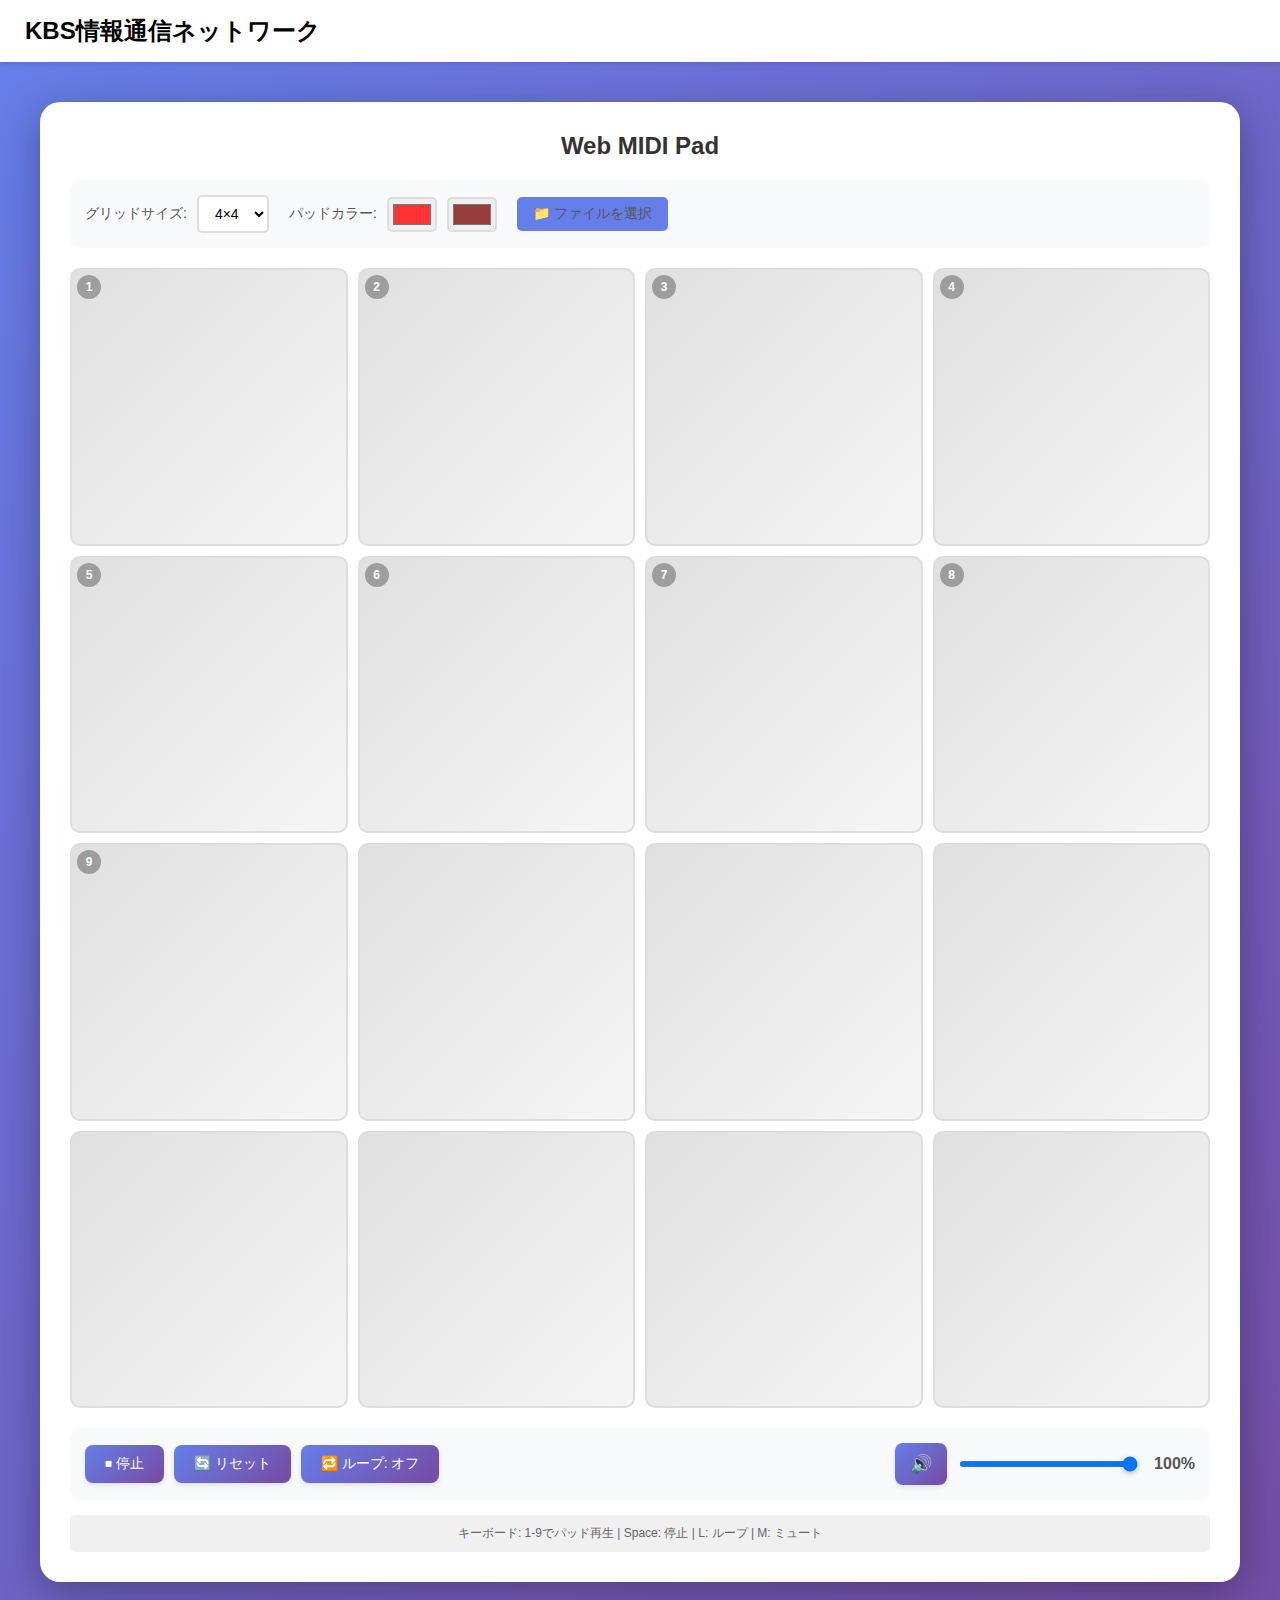
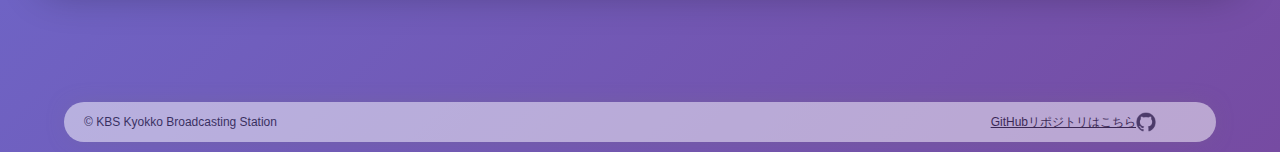
<file: Web-midi-pad.html>
<!DOCTYPE html>
<html lang="ja">
  <head>
    <meta charset="UTF-8" />
    <meta charset="UTF-8" />
    <meta name="viewport" content="width=device-width, initial-scale=1.0" />
    <meta name="robots" content="noindex" />
    <link rel="stylesheet" href="style/main-style.css" />
    <!-- ogp -->
    <meta property="og:type" content="website" />
    <meta
      property="og:title"
      content="Web-Midi-Pad 丨 KBS情報通信ネットワーク"
    />
    <meta
      property="og:site_name"
      content="KBS 北海道旭川工業高等学校 放送局 情報通信ネットワーク"
    />
    <meta
      property="og:description"
      content="効果音、BGMをいつでもどこでもポン出しできる！"
    />
    <title>Web-Midi-Pad 丨 KBS情報通信ネットワーク</title>
  </head>
  <body>
    <!--header-->
    <div id="header"></div>
    <script>
      fetch("Components/header.html")
        .then((res) => res.text())
        .then((html) => {
          document.getElementById("header").innerHTML = html;
        });
    </script>
    <!--header-->
    <div class="midi-pad">
      <h3 class="midi-pad-title">Web MIDI Pad</h3>

      <!-- Settings Panel -->
      <div class="settings-panel">
        <div class="setting-group">
          <label for="gridSizeSelector">グリッドサイズ:</label>
          <select id="gridSizeSelector" class="controls_item">
            <option value="1">1×1</option>
            <option value="2">2×2</option>
            <option value="3">3×3</option>
            <option value="4" selected>4×4</option>
            <option value="5">5×5</option>
            <option value="6">6×6</option>
            <option value="7">7×7</option>
            <option value="8">8×8</option>
          </select>
        </div>

        <div class="setting-group">
          <label>パッドカラー:</label>
          <div class="color-picker-group">
            <input
              type="color"
              id="color1"
              name="color1"
              value="#FF3333"
              title="グラデーション開始色"
            />
            <input
              type="color"
              id="color2"
              name="color2"
              value="#973B3B"
              title="グラデーション終了色"
            />
          </div>
        </div>

        <div class="setting-group">
          <label for="fileInput" class="file-input-label">
            <span>📁 ファイルを選択</span>
            <input
              type="file"
              id="fileInput"
              multiple
              accept=".mp3, .wav, .ogg"
            />
          </label>
        </div>
      </div>

      <!-- Pad Container -->
      <div class="pad-container" id="padContainer">
        <!-- Pad buttons will be generated here -->
      </div>

      <!-- Controls -->
      <div class="controls">
        <div class="control-group">
          <button class="control-btn" id="stopButton" title="停止 (Space)">
            ⏹ 停止
          </button>
          <button class="control-btn" id="resetButton" title="リセット">
            🔄 リセット
          </button>
          <button class="control-btn" id="loopButton" title="ループ切替 (L)">
            🔁 ループ: オフ
          </button>
        </div>

        <div class="control-group volume-control">
          <button
            class="control-btn icon-btn"
            id="muteButton"
            title="ミュート (M)"
          >
            🔊
          </button>
          <input
            type="range"
            id="volumeSlider"
            min="0"
            max="100"
            step="1"
            value="100"
          />
          <span id="volumeLabel">100%</span>
        </div>
      </div>

      <!-- Keyboard Hints -->
      <div class="keyboard-hints">
        <span
          >キーボード: 1-9でパッド再生 | Space: 停止 | L: ループ | M:
          ミュート</span
        >
      </div>
    </div>

    <style>
      * {
          box-sizing: border-box;
          /* テキスト選択を防止 */
          -webkit-user-select: none;
          -moz-user-select: none;
          -ms-user-select: none;
          user-select: none;
      }

      /* 入力フィールドのみテキスト選択を許可 */
      input, textarea, select {
          -webkit-user-select: auto;
          -moz-user-select: auto;
          -ms-user-select: auto;
          user-select: auto;
      }

      body {
          font-family: 'Segoe UI', Tahoma, Geneva, Verdana, sans-serif;
          display: flex;
          flex-direction: column;
          min-height: 100vh;
          margin: 0;
          padding: 0;
          background: linear-gradient(135deg, #667eea 0%, #764ba2 100%);
      }

      .midi-pad-title {
          text-align: center;
          margin: 0 0 20px 0;
          padding: 0;
          color: #333;
          font-size: 24px;
          font-weight: 600;
      }

      .midi-pad {
          background-color: #fff;
          padding: 30px;
          border-radius: 20px;
          box-shadow: 0 10px 40px rgba(0, 0, 0, 0.3);
          max-width: 1200px;
          width: calc(100% - 40px);
          margin: 20px auto;
          flex: 1;
          display: flex;
          flex-direction: column;
      }

      /* Settings Panel */
      .settings-panel {
          display: flex;
          flex-wrap: wrap;
          gap: 20px;
          margin-bottom: 20px;
          padding: 15px;
          background-color: #f8f9fa;
          border-radius: 10px;
          flex-shrink: 0;
      }

      .setting-group {
          display: flex;
          align-items: center;
          gap: 10px;
      }

      .setting-group label {
          font-weight: 500;
          color: #555;
          font-size: 14px;
      }

      .color-picker-group {
          display: flex;
          gap: 10px;
      }

      input[type="color"] {
          width: 50px;
          height: 35px;
          border: 2px solid #ddd;
          border-radius: 5px;
          cursor: pointer;
          transition: border-color 0.3s;
      }

      input[type="color"]:hover {
          border-color: #667eea;
      }

      .file-input-label {
          display: inline-block;
          padding: 8px 16px;
          background-color: #667eea;
          color: white;
          border-radius: 5px;
          cursor: pointer;
          transition: background-color 0.3s;
          font-weight: 500;
      }

      .file-input-label:hover {
          background-color: #5568d3;
      }

      .file-input-label input[type="file"] {
          display: none;
      }

      select {
          padding: 8px 12px;
          border: 2px solid #ddd;
          border-radius: 5px;
          background-color: white;
          cursor: pointer;
          font-size: 14px;
          transition: border-color 0.3s;
      }

      select:hover, select:focus {
          border-color: #667eea;
          outline: none;
      }

      /* Pad Container */
      .pad-container {
          display: grid;
          grid-template-columns: repeat(4, 1fr);
          gap: 10px;
          margin-bottom: 20px;
          flex: 1;
          min-height: 0;
          align-content: start;
      }

      .pad-button {
          cursor: pointer;
          aspect-ratio: 1;
          min-height: 80px;
          border: 2px solid #ddd;
          border-radius: 10px;
          transition: all 0.2s ease;
          display: flex;
          align-items: center;
          justify-content: center;
          position: relative;
          background: linear-gradient(135deg, #e0e0e0 0%, #f5f5f5 100%);
          overflow: hidden;
          font-weight: 600;
          color: #333;
          /* タップハイライトを防止 */
          -webkit-tap-highlight-color: transparent;
          /* ドラッグを防止 */
          -webkit-user-drag: none;
          user-drag: none;
      }

      .pad-button:hover {
          transform: translateY(-2px);
          box-shadow: 0 5px 15px rgba(0, 0, 0, 0.2);
          border-color: #667eea;
      }

      .pad-button.assigned {
          background: radial-gradient(circle, #FF3333, #973B3B);
          color: white;
          border-color: transparent;
      }

      .pad-button.playing-pad {
          animation: pulse 0.5s ease-in-out infinite;
          box-shadow: 0 0 20px rgba(0, 230, 118, 0.6);
          border-color: #00e676;
      }

      @keyframes pulse {
          0%, 100% { transform: scale(1); }
          50% { transform: scale(1.05); }
      }

      .pad-number {
          position: absolute;
          top: 5px;
          left: 5px;
          background-color: rgba(0, 0, 0, 0.3);
          color: white;
          border-radius: 50%;
          width: 24px;
          height: 24px;
          display: flex;
          align-items: center;
          justify-content: center;
          font-size: 12px;
          font-weight: bold;
          pointer-events: none;
      }

      .file-name-label {
          font-size: 11px;
          overflow-wrap: break-word;
          text-align: center;
          padding: 5px;
          max-width: 100%;
          text-overflow: ellipsis;
          display: -webkit-box;
          -webkit-line-clamp: 3;
          -webkit-box-orient: vertical;
          overflow: hidden;
          pointer-events: none;
      }

      /* Controls */
      .controls {
          display: flex;
          flex-wrap: wrap;
          gap: 15px;
          align-items: center;
          justify-content: space-between;
          padding: 15px;
          background-color: #f8f9fa;
          border-radius: 10px;
          flex-shrink: 0;
      }

      .control-group {
          display: flex;
          align-items: center;
          gap: 10px;
      }

      .control-btn {
          padding: 10px 20px;
          background: linear-gradient(135deg, #667eea 0%, #764ba2 100%);
          color: white;
          border: none;
          border-radius: 8px;
          cursor: pointer;
          font-size: 14px;
          font-weight: 500;
          transition: all 0.3s;
          box-shadow: 0 2px 5px rgba(0, 0, 0, 0.1);
          -webkit-tap-highlight-color: transparent;
      }

      .control-btn:hover {
          transform: translateY(-2px);
          box-shadow: 0 4px 10px rgba(0, 0, 0, 0.2);
      }

      .control-btn:active {
          transform: translateY(0);
      }

      .icon-btn {
          padding: 10px 15px;
          font-size: 18px;
      }

      .volume-control {
          flex: 1;
          max-width: 300px;
      }

      #volumeSlider {
          flex: 1;
          min-width: 100px;
          height: 6px;
          border-radius: 3px;
          background: linear-gradient(to right, #ddd 0%, #667eea 100%);
          outline: none;
          cursor: pointer;
      }

      #volumeSlider::-webkit-slider-thumb {
          -webkit-appearance: none;
          appearance: none;
          width: 18px;
          height: 18px;
          border-radius: 50%;
          background: #667eea;
          cursor: pointer;
          box-shadow: 0 2px 5px rgba(0, 0, 0, 0.2);
      }

      #volumeSlider::-moz-range-thumb {
          width: 18px;
          height: 18px;
          border-radius: 50%;
          background: #667eea;
          cursor: pointer;
          border: none;
          box-shadow: 0 2px 5px rgba(0, 0, 0, 0.2);
      }

      #volumeLabel {
          min-width: 45px;
          text-align: right;
          font-weight: 600;
          color: #555;
      }

      /* Keyboard Hints */
      .keyboard-hints {
          margin-top: 15px;
          padding: 10px;
          background-color: #f0f0f0;
          border-radius: 5px;
          text-align: center;
          font-size: 12px;
          color: #666;
          flex-shrink: 0;
      }

      /* Drag and Drop Overlay */
      .drag-overlay {
          position: fixed;
          top: 0;
          left: 0;
          width: 100%;
          height: 100%;
          background-color: rgba(102, 126, 234, 0.9);
          display: none;
          align-items: center;
          justify-content: center;
          z-index: 1000;
          pointer-events: none;
      }

      .drag-overlay.active {
          display: flex;
      }

      .drag-overlay-text {
          color: white;
          font-size: 32px;
          font-weight: bold;
      }

      /* Responsive Design */
      @media (max-width: 768px) {
          body {
              padding: 0;
          }

          .midi-pad {
              padding: 15px;
              width: calc(100% - 20px);
              margin: 10px;
              border-radius: 15px;
          }

          .midi-pad-title {
              font-size: 20px;
          }

          .settings-panel {
              flex-direction: column;
              gap: 15px;
          }

          .setting-group {
              flex-direction: column;
              align-items: flex-start;
              width: 100%;
          }

          .controls {
              flex-direction: column;
          }

          .control-group {
              width: 100%;
              justify-content: center;
          }

          .volume-control {
              max-width: 100%;
          }

          .keyboard-hints {
              font-size: 10px;
          }
      }

      @media (max-width: 480px) {
          .pad-container {
              gap: 5px;
          }

          .pad-button {
              min-height: 60px;
          }

          .file-name-label {
              font-size: 9px;
          }

          .control-btn {
              padding: 8px 16px;
              font-size: 12px;
          }
      }
    </style>

    <script>
      const fileInput = document.getElementById("fileInput");
      const padContainer = document.querySelector(".pad-container");
      const volumeSlider = document.getElementById("volumeSlider");
      const volumeLabel = document.getElementById("volumeLabel");
      const loopButton = document.getElementById("loopButton");
      const muteButton = document.getElementById("muteButton");
      const color1Input = document.getElementById("color1");
      const color2Input = document.getElementById("color2");
      const gridSizeSelector = document.getElementById("gridSizeSelector");
      const stopButton = document.getElementById("stopButton");
      const resetButton = document.getElementById("resetButton");

      let audioData = []; // Store file and audio element pairs
      let currentPlaying = null;
      let isLooping = false;
      let isMuted = false;
      let gradientColor1 = "#FF3333";
      let gradientColor2 = "#973B3B";

      // Event Listeners
      fileInput.addEventListener("change", handleFileChange);
      volumeSlider.addEventListener("input", handleVolumeChange);
      loopButton.addEventListener("click", toggleLoop);
      muteButton.addEventListener("click", toggleMute);
      color1Input.addEventListener("change", updatePadColors);
      color2Input.addEventListener("change", updatePadColors);
      gridSizeSelector.addEventListener("change", updateGridSize);
      stopButton.addEventListener("click", stopCurrentSound);
      resetButton.addEventListener("click", resetAll);

      // Drag and Drop
      let dragCounter = 0;
      document.body.addEventListener("dragenter", handleDragEnter);
      document.body.addEventListener("dragleave", handleDragLeave);
      document.body.addEventListener("dragover", handleDragOver);
      document.body.addEventListener("drop", handleDrop);

      // Keyboard Controls
      document.addEventListener("keydown", handleKeyPress);

      // Initialize
      function initializePadButtons(gridSize) {
        padContainer.innerHTML = "";
        padContainer.style.gridTemplateColumns = `repeat(${gridSize}, 1fr)`;
        const totalButtons = gridSize * gridSize;

        for (let i = 0; i < totalButtons; i++) {
          const padButton = document.createElement("div");
          padButton.classList.add("pad-button");
          padButton.dataset.index = i;

          // Add number indicator for keyboard shortcuts (1-9)
          if (i < 9) {
            const numberLabel = document.createElement("div");
            numberLabel.classList.add("pad-number");
            numberLabel.textContent = i + 1;
            padButton.appendChild(numberLabel);
          }

          padContainer.appendChild(padButton);
        }

        // Reassign existing audio files to new grid
        reassignAudioFiles();
      }

      function handleFileChange(event) {
        const files = Array.from(event.target.files);
        assignFilesToPads(files);
      }

      function assignFilesToPads(files) {
        const padButtons = document.querySelectorAll(".pad-button");

        files.forEach((file) => {
          // Find first unassigned pad
          for (let i = 0; i < padButtons.length; i++) {
            const padButton = padButtons[i];
            if (!audioData[i]) {
              audioData[i] = {
                file: file,
                audio: null,
              };
              updatePadButton(padButton, i);
              break;
            }
          }
        });
      }

      function updatePadButton(padButton, index) {
        const data = audioData[index];
        if (!data) return;

        padButton.classList.add("assigned");
        padButton.style.background = `radial-gradient(circle, ${gradientColor1}, ${gradientColor2})`;

        // Preserve number label if it exists
        const existingNumber = padButton.querySelector(".pad-number");
        padButton.innerHTML = "";
        if (existingNumber) {
          padButton.appendChild(existingNumber);
        }

        const fileLabel = document.createElement("div");
        fileLabel.classList.add("file-name-label");
        fileLabel.textContent = data.file.name;
        fileLabel.title = data.file.name;
        padButton.appendChild(fileLabel);

        padButton.onclick = () => playSound(index);
      }

      function reassignAudioFiles() {
        const padButtons = document.querySelectorAll(".pad-button");
        audioData.forEach((data, index) => {
          if (data && padButtons[index]) {
            updatePadButton(padButtons[index], index);
          }
        });
      }

      function playSound(index) {
        const data = audioData[index];
        if (!data) return;

        stopCurrentSound();

        // Create audio element if it doesn't exist
        if (!data.audio) {
          data.audio = new Audio(URL.createObjectURL(data.file));
          data.audio.addEventListener("ended", () => {
            currentPlaying = null;
            resetPlayingPads();

            if (isLooping) {
              playSound(index);
            }
          });
        }

        const audio = data.audio;
        audio.currentTime = 0;
        audio.volume = isMuted ? 0 : parseFloat(volumeSlider.value) / 100;
        audio.play();
        currentPlaying = { audio, index };

        // Update UI
        resetPlayingPads();
        const padButtons = document.querySelectorAll(".pad-button");
        if (padButtons[index]) {
          padButtons[index].classList.add("playing-pad");
        }
      }

      function stopCurrentSound() {
        if (currentPlaying) {
          currentPlaying.audio.pause();
          currentPlaying.audio.currentTime = 0;
          resetPlayingPads();
          currentPlaying = null;
        }
      }

      function resetPlayingPads() {
        const playingPads = document.querySelectorAll(".playing-pad");
        playingPads.forEach((pad) => pad.classList.remove("playing-pad"));
      }

      function handleVolumeChange() {
        const volume = parseFloat(volumeSlider.value) / 100;
        volumeLabel.textContent = `${Math.round(volumeSlider.value)}%`;

        if (!isMuted) {
          audioData.forEach((data) => {
            if (data && data.audio) {
              data.audio.volume = volume;
            }
          });
        }
      }

      function toggleMute() {
        isMuted = !isMuted;
        muteButton.textContent = isMuted ? "🔇" : "🔊";

        const volume = isMuted ? 0 : parseFloat(volumeSlider.value) / 100;
        audioData.forEach((data) => {
          if (data && data.audio) {
            data.audio.volume = volume;
          }
        });
      }

      function toggleLoop() {
        isLooping = !isLooping;
        loopButton.textContent = isLooping
          ? "🔁 ループ: オン"
          : "🔁 ループ: オフ";
      }

      function updatePadColors() {
        gradientColor1 = color1Input.value;
        gradientColor2 = color2Input.value;

        const padButtons = document.querySelectorAll(".pad-button.assigned");
        padButtons.forEach((padButton) => {
          padButton.style.background = `radial-gradient(circle, ${gradientColor1}, ${gradientColor2})`;
        });
      }

      function updateGridSize() {
        const gridSize = parseInt(gridSizeSelector.value);
        initializePadButtons(gridSize);
      }

      function resetAll() {
        stopCurrentSound();
        audioData = [];
        const gridSize = parseInt(gridSizeSelector.value);
        initializePadButtons(gridSize);
        fileInput.value = "";
      }

      // Drag and Drop Handlers
      function handleDragEnter(e) {
        e.preventDefault();
        dragCounter++;
        if (dragCounter === 1) {
          showDragOverlay();
        }
      }

      function handleDragLeave(e) {
        e.preventDefault();
        dragCounter--;
        if (dragCounter === 0) {
          hideDragOverlay();
        }
      }

      function handleDragOver(e) {
        e.preventDefault();
        e.dataTransfer.dropEffect = "copy";
      }

      function handleDrop(e) {
        e.preventDefault();
        dragCounter = 0;
        hideDragOverlay();

        const files = Array.from(e.dataTransfer.files).filter((file) =>
          file.type.startsWith("audio/")
        );

        if (files.length > 0) {
          assignFilesToPads(files);
        }
      }

      function showDragOverlay() {
        let overlay = document.querySelector(".drag-overlay");
        if (!overlay) {
          overlay = document.createElement("div");
          overlay.className = "drag-overlay";
          overlay.innerHTML =
            '<div class="drag-overlay-text">📁 ファイルをドロップ</div>';
          document.body.appendChild(overlay);
        }
        overlay.classList.add("active");
      }

      function hideDragOverlay() {
        const overlay = document.querySelector(".drag-overlay");
        if (overlay) {
          overlay.classList.remove("active");
        }
      }

      // Keyboard Controls
      function handleKeyPress(e) {
        // Prevent if typing in input field
        if (e.target.tagName === "INPUT" || e.target.tagName === "SELECT") {
          return;
        }

        // Number keys 1-9 to trigger pads
        if (e.key >= "1" && e.key <= "9") {
          const index = parseInt(e.key) - 1;
          if (audioData[index]) {
            playSound(index);
          }
          e.preventDefault();
        }

        // Space to stop
        if (e.code === "Space") {
          stopCurrentSound();
          e.preventDefault();
        }

        // L to toggle loop
        if (e.key.toLowerCase() === "l") {
          toggleLoop();
          e.preventDefault();
        }

        // M to toggle mute
        if (e.key.toLowerCase() === "m") {
          toggleMute();
          e.preventDefault();
        }
      }

      // Initialize with default grid size
      initializePadButtons(4);
    </script>

    <!--footer-->
    <div id="footer"></div>
    <script>
      fetch("Components/footer.html")
        .then((res) => res.text())
        .then((html) => {
          document.getElementById("footer").innerHTML = html;
        });
    </script>
    <!--footer-->
  </body>
</html>
</file>
<file: style/main-style.css>
@import url('https://fonts.googleapis.com/css2?family=Noto+Sans:ital,wght@0,100..900;1,100..900&display=swap');
a {
    color: black;
    text-decoration: none;
}

body {
  font-family: "Noto Sans JP", sans-serif;
    overflow-x: hidden;
    margin: 0;
    padding: 0;
    min-height: 100vh;
    position: relative;
}

header {
    background-color: white;
    padding: 5px 25px;
    box-shadow: 0 2px 5px rgba(0, 0, 0, 0.1);
    font-size: 13px;
    justify-content: start;
    align-items: center;
    display: flex;
}

header h1{
    margin: 10px 0;
}

.title {
    text-align: center;
    margin-bottom: 5vh;
}

footer {
    display: flex;
    background-color: #ffffff;
    bottom: 0;
    width: 100%;
    opacity: 0.5;
    font-size: 12px;
    margin-top: 10px;
    padding: 10px 20px;
    box-shadow: var(--Container_shadow);
    border-radius: var(--boder-radius) var(--boder-radius) 0 0;
}

.footer-copy{
    margin-right: auto;
}

.github{
    display: flex;
    text-decoration: underline;
    margin: 0 20px;
    padding: 0 20px;
    align-items: center;
}

.github-img{
    width: 20px;
    height: 20px;
}

@media (max-width: 768px) {
}
</file>
<file: style/top-style.css>
main{
    margin: 5vh 0;
}

ul{
    display: grid;
    grid-template-columns: 1fr 1fr 1fr;
    margin: 20px auto;
    width: 70%;
}

li{
    width: 85%;
    list-style: none;
    margin: 5px 10px;
    padding: 10px;
    border-radius: 5px;
    box-shadow: 2px 4px 12px #00000014;
}

img{
    width: 100%;
    border-radius: 5px;
    border: 1px #f0f0f0 solid;
}

h3,p{
    margin: 10px 5px;
    padding: 0;
}
</file>
